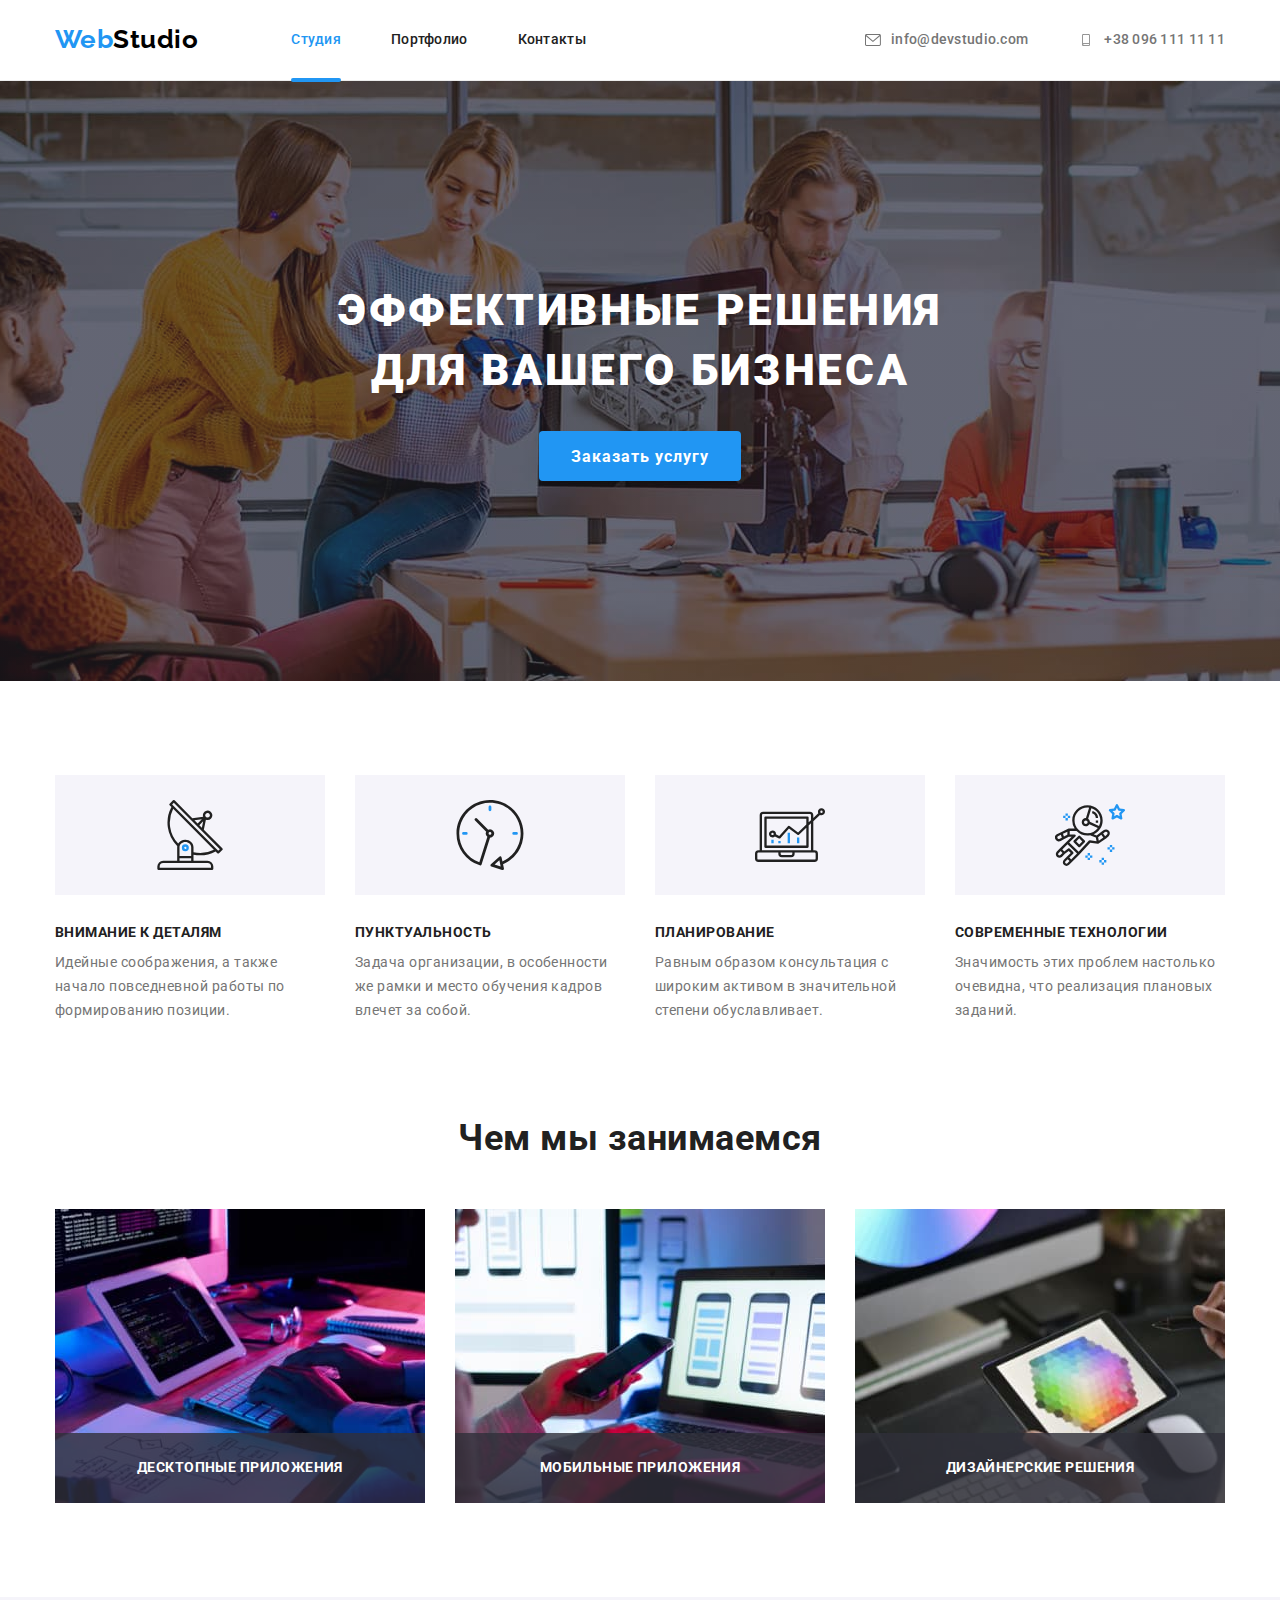
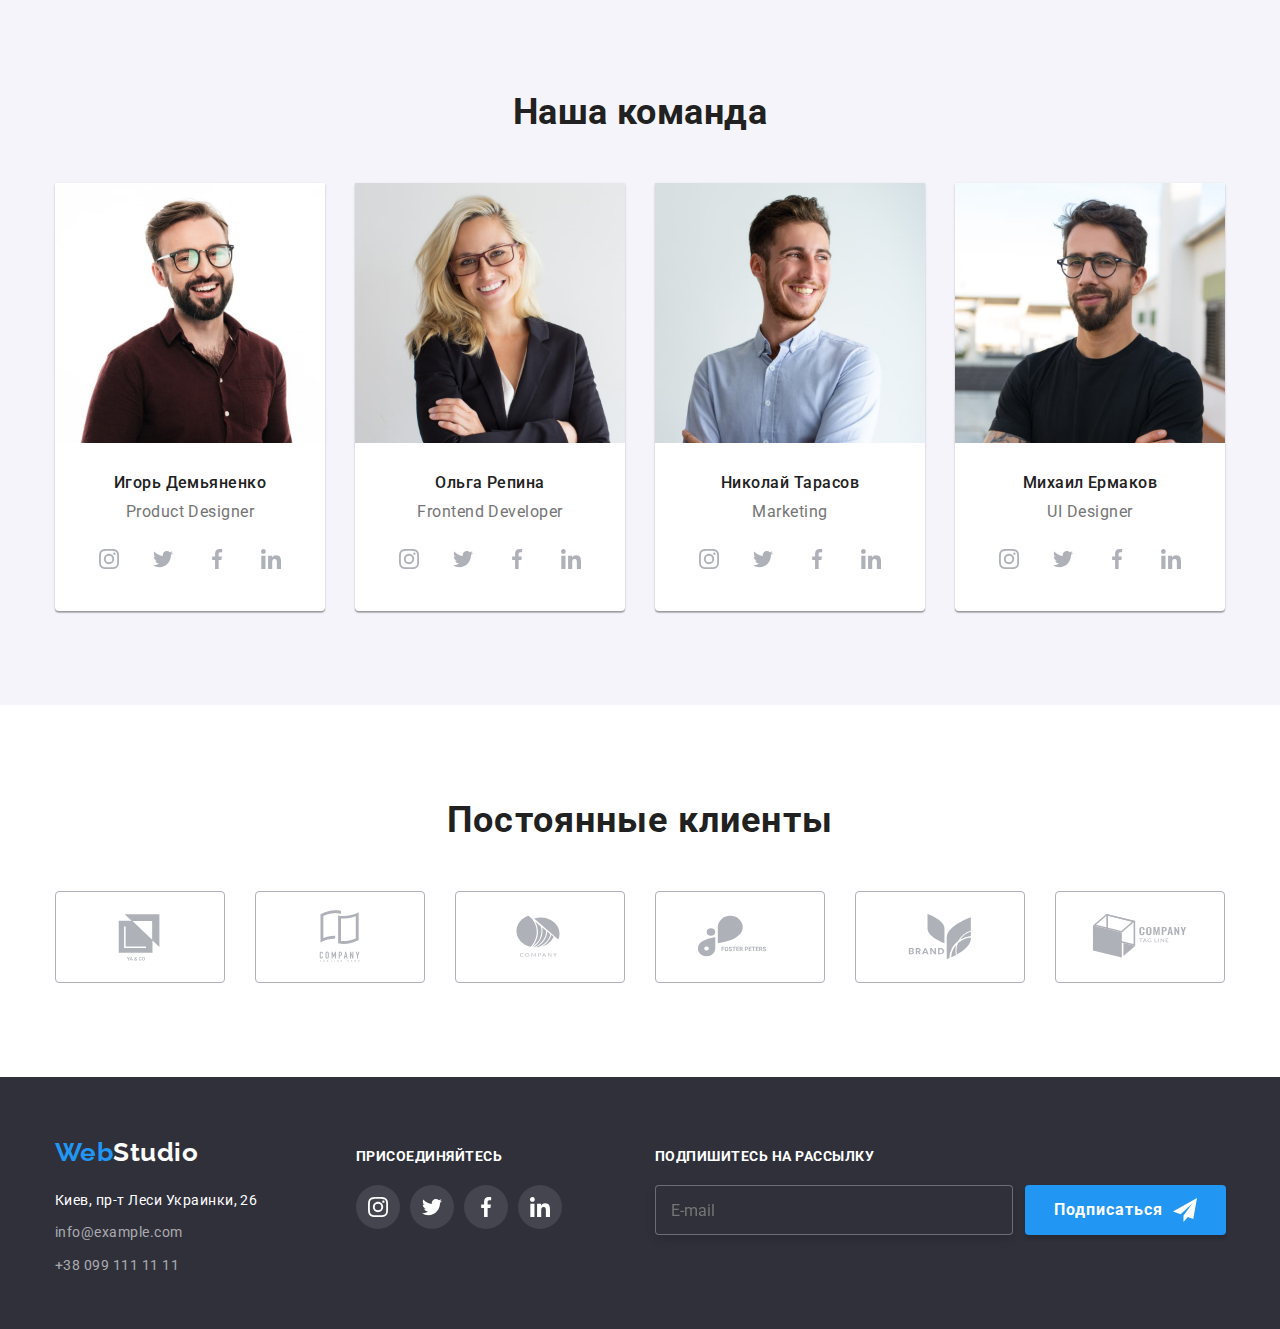
<file: index.html>
<!DOCTYPE html>
<html lang="en">
  <head>
    <meta charset="UTF-8" />
    <meta http-equiv="X-UA-Compatible" content="IE=edge" />
    <meta name="viewport" content="width=device-width, initial-scale=1.0" />
    <title>WebStudio</title>
    <link
      href="https://fonts.googleapis.com/css2?family=Raleway:wght@700&family=Roboto:wght@400;500;700;900&display=swap"
      rel="stylesheet"
    />
    <link
      rel="stylesheet"
      href="https://cdnjs.cloudflare.com/ajax/libs/modern-normalize/1.1.0/modern-normalize.min.css"
    />
    <link rel="stylesheet" href="./css/styles.css" />
    <link rel="stylesheet" href="./css/main.min.css" />
  </head>
  
  <!-- HEADER -->

  <body>
    <header class="header section">
      <div class="container">
        <a class="header-logo link" href="./index.html"
          ><span class="first-word">Web</span><span class="second-word">Studio</span></a
        >
        <nav class="header-nav">
          <ul class="header-list-nav list">
            <li class="header-item">
              <a class="header-link link active current" href="">Студия</a>
            </li>
            <li class="header-item">
              <a class="header-link link" href="./portfolio.html">Портфолио</a>
            </li>
            <li class="header-item"><a class="header-link link" href="">Контакты</a></li>
          </ul>
        </nav>
        <ul class="header-list-contact list">
          <li class="header-item">
            <a class="header-link link" href="mailto:info@devstudio.com">
              <svg class="contacts-icon" width="16" height="12">
                <use href="./images/sprite.svg#icon-envelope"></use>
              </svg>info@devstudio.com</a>
          </li>
          <li class="header-item">
            <a class="header-link link" href="tel:+380961111111">
              <svg class="contacts-icon" width="16" height="12">
                <use href="./images/sprite.svg#icon-smartphone"></use>
              </svg>+38 096 111 11 11</a>
          </li>
        </ul>
      </div>
    </header>

    
    <main>

      <!-- HERO -->

      <section class="hero section">
        <div class="container">
          <h1 class="hero-title">Эффективные решения для вашего бизнеса</h1>
          <button type="button" class="btn" data-modal-open>Заказать услугу</button>
        </div>
      </section>

      <!-- FEATURES -->

      <section class="features section">
        <div class="container">
          <h2 class="features-title visually-hidden">Наши преимущества</h2>
          <ul class="features-icon-list list">
            <li class="feature-icon-item">
              <svg class="feature-icon" width="70" height="70">
                <use class="icon" href="./images/sprite.svg#icon-antenna"></use>
              </svg>
            </li>
            <li class="feature-icon-item">
              <svg class="feature-icon" width="70" height="70">
                <use class="icon" href="./images/sprite.svg#icon-clock"></use>
              </svg>
            </li>
            <li class="feature-icon-item">
              <svg class="feature-icon" width="70" height="70">
                <use class="icon" href="./images/sprite.svg#icon-diagram"></use>
              </svg>
            </li>
            <li class="feature-icon-item">
              <svg class="feature-icon" width="70" height="70">
                <use class="icon" href="./images/sprite.svg#icon-astronaut"></use>
              </svg>
            </li>
          </ul>
          <ul class="features-list list">
            <li class="feature-item">
              <h3 class="feature-title">Внимание к деталям</h3>
              <p class="feature-text">
                Идейные соображения, а также начало повседневной работы по формированию позиции.
              </p>
            </li>
            <li class="feature-item">
              <h3 class="feature-title">Пунктуальность</h3>
              <p class="feature-text">
                Задача организации, в особенности же рамки и место обучения кадров влечет за собой.
              </p>
            </li>
            <li class="feature-item">
              <h3 class="feature-title">Планирование</h3>
              <p class="feature-text">
                Равным образом консультация с широким активом в значительной степени обуславливает.
              </p>
            </li>
            <li class="feature-item">
              <h3 class="feature-title">Современные технологии</h3>
              <p class="feature-text">
                Значимость этих проблем настолько очевидна, что реализация плановых заданий.
              </p>
            </li>
          </ul>
        </div>
      </section>


      <!-- DIRECTIONS -->

      <section class="directions section">
        <div class="container">
          <h2 class="directions-title">Чем мы занимаемся</h2>
          <ul class="directions-list list">
            <li class="direction-item">
              <img src="./images/box-a.jpg" width="370" height="294" alt="Jobs 1" />
              <p class="label">Десктопные приложения</p>
            </li>
            <li class="direction-item">
              <img src="./images/box-b.jpg" width="370" height="294" alt="Jobs 2" />
              <p class="label">Мобильные приложения</p>
            </li>
            <li class="direction-item">
              <img src="./images/box-c.jpg" width="370" height="294" alt="Jobs 3" />
              <p class="label">Дизайнерские решения</p>
            </li>
          </ul>
        </div>
      </section>
      
      <!-- OUR TEAM -->

      <section class="team section">
        <div class="container">
          <h2 class="team-title">Наша команда</h2>
          <ul class="team-cards-list list">
            <li class="team-card">
              <img
                src="./images/img-product-designer.jpg"
                width="270"
                height="260"
                alt="Игорь Демьяненко"/>
              <div class="team-description">
                <h3 class="team-name">Игорь Демьяненко</h3>
                <p class="team-position">Product Designer</p>
                <ul class="social-list list">
                  <li class="social-item">
                    <a
                      class="social-link link"
                      href=""
                      target="_blank"
                      rel="nofollow noopener noreferrer"
                      aria-label="Ссылка на Instagram">
                      <svg class="social-icon" width="20" height="20">
                        <use href="./images/sprite.svg#icon-instagram"></use>
                      </svg>
                    </a>
                  </li>
                  <li class="social-item">
                    <a
                      class="social-link link"
                      href=""
                      target="_blank"
                      rel="nofollow noopener noreferrer"
                      aria-label="Ссылка на twitter">
                      <svg class="social-icon" width="20" height="20">
                        <use href="./images/sprite.svg#icon-twitter"></use>
                      </svg>
                    </a>
                  </li>
                  <li class="social-item">
                    <a
                      class="social-link link"
                      href=""
                      target="_blank"
                      rel="nofollow noopener noreferrer"
                      aria-label="Ссылка на facebook">
                      <svg class="social-icon" width="20" height="20">
                        <use href="./images/sprite.svg#icon-facebook"></use>
                      </svg>
                    </a>
                  </li>
                  <li class="social-item">
                    <a
                      class="social-link link"
                      href=""
                      target="_blank"
                      rel="nofollow noopener noreferrer"
                      aria-label="Ссылка на linkedin">
                      <svg class="social-icon" width="20" height="20">
                        <use href="./images/sprite.svg#icon-linkedin"></use>
                      </svg>
                    </a>
                  </li>
                </ul>
              </div>
            </li>
            <li class="team-card">
              <img
                src="./images/img-frontend-developer.jpg"
                width="270"
                height="260"
                alt="Ольга Репина"
              />
              <div class="team-description">
                <h3 class="team-name">Ольга Репина</h3>
                <p class="team-position">Frontend Developer</p>
                <ul class="social-list list">
                  <li class="social-item">
                    <a
                      class="social-link link"
                      href=""
                      target="_blank"
                      rel="nofollow noopener noreferrer"
                      aria-label="Ссылка на Instagram">
                      <svg class="social-icon" width="20" height="20">
                        <use href="./images/sprite.svg#icon-instagram"></use>
                      </svg>
                    </a>
                  </li>
                  <li class="social-item">
                    <a
                      class="social-link link"
                      href=""
                      target="_blank"
                      rel="nofollow noopener noreferrer"
                      aria-label="Ссылка на twitter">
                      <svg class="social-icon" width="20" height="20">
                        <use href="./images/sprite.svg#icon-twitter"></use>
                      </svg>
                    </a>
                  </li>
                  <li class="social-item">
                    <a
                      class="social-link link"
                      href=""
                      target="_blank"
                      rel="nofollow noopener noreferrer"
                      aria-label="Ссылка на facebook">
                      <svg class="social-icon" width="20" height="20">
                        <use href="./images/sprite.svg#icon-facebook"></use>
                      </svg>
                    </a>
                  </li>
                  <li class="social-item">
                    <a
                      class="social-link link"
                      href=""
                      target="_blank"
                      rel="nofollow noopener noreferrer"
                      aria-label="Ссылка на linkedin">
                      <svg class="social-icon" width="20" height="20">
                        <use href="./images/sprite.svg#icon-linkedin"></use>
                      </svg>
                    </a>
                  </li>
                </ul>
              </div>
            </li>
            <li class="team-card">
              <img
                src="./images/img-marketing.jpg"
                width="270"
                height="260"
                alt="Николай Тарасов"
              />
              <div class="team-description">
                <h3 class="team-name">Николай Тарасов</h3>
                <p class="team-position">Marketing</p>
                <ul class="social-list list">
                  <li class="social-item">
                    <a
                      class="social-link link"
                      href=""
                      target="_blank"
                      rel="nofollow noopener noreferrer"
                      aria-label="Ссылка на Instagram">
                      <svg class="social-icon" width="20" height="20">
                        <use href="./images/sprite.svg#icon-instagram"></use>
                      </svg>
                    </a>
                  </li>
                  <li class="social-item">
                    <a
                      class="social-link link"
                      href=""
                      target="_blank"
                      rel="nofollow noopener noreferrer"
                      aria-label="Ссылка на twitter">
                      <svg class="social-icon" width="20" height="20">
                        <use href="./images/sprite.svg#icon-twitter"></use>
                      </svg>
                    </a>
                  </li>
                  <li class="social-item">
                    <a
                      class="social-link link"
                      href=""
                      target="_blank"
                      rel="nofollow noopener noreferrer"
                      aria-label="Ссылка на facebook">
                      <svg class="social-icon" width="20" height="20">
                        <use href="./images/sprite.svg#icon-facebook"></use>
                      </svg>
                    </a>
                  </li>
                  <li class="social-item">
                    <a
                      class="social-link link"
                      href=""
                      target="_blank"
                      rel="nofollow noopener noreferrer"
                      aria-label="Ссылка на linkedin">
                      <svg class="social-icon" width="20" height="20">
                        <use href="./images/sprite.svg#icon-linkedin"></use>
                      </svg>
                    </a>
                  </li>
                </ul>
              </div>
            </li>
            <li class="team-card">
              <img
                src="./images/img-ui-designer.jpg"
                width="270"
                height="260"
                alt="Михаил Ермаков"
              />
              <div class="team-description">
                <h3 class="team-name">Михаил Ермаков</h3>
                <p class="team-position">UI Designer</p>
                <ul class="social-list list">
                  <li class="social-item">
                    <a
                      class="social-link link"
                      href=""
                      target="_blank"
                      rel="nofollow noopener noreferrer"
                      aria-label="Ссылка на Instagram">
                      <svg class="social-icon" width="20" height="20">
                        <use href="./images/sprite.svg#icon-instagram"></use>
                      </svg>
                    </a>
                  </li>
                  <li class="social-item">
                    <a
                      class="social-link link"
                      href=""
                      target="_blank"
                      rel="nofollow noopener noreferrer"
                      aria-label="Ссылка на twitter">
                      <svg class="social-icon" width="20" height="20">
                        <use href="./images/sprite.svg#icon-twitter"></use>
                      </svg>
                    </a>
                  </li>
                  <li class="social-item">
                    <a
                      class="social-link link"
                      href=""
                      target="_blank"
                      rel="nofollow noopener noreferrer"
                      aria-label="Ссылка на facebook">
                      <svg class="social-icon" width="20" height="20">
                        <use href="./images/sprite.svg#icon-facebook"></use>
                      </svg>
                    </a>
                  </li>
                  <li class="social-item">
                    <a
                      class="social-link link"
                      href=""
                      target="_blank"
                      rel="nofollow noopener noreferrer"
                      aria-label="Ссылка на linkedin">
                      <svg class="social-icon" width="20" height="20">
                        <use href="./images/sprite.svg#icon-linkedin"></use>
                      </svg>
                    </a>
                  </li>
                </ul>
              </div>
            </li>
          </ul>
        </div>
      </section>

      <!-- CUSTOMERS -->

      <section class="clients section">
        <div class="container">
          <h2 class="clients-title">Постоянные клиенты</h2>
          <ul class="clients-list list">
            <li class="client-item">
              <a href="" class="client-link link">
                <svg class="client-ikon" width="106" height="60">
                  <use href="./images/sprite.svg#icon-logo1"></use>
                </svg>
              </a>
            </li>
            <li class="client-item">
              <a href="" class="client-link">
                <svg class="client-ikon" width="106" height="60">
                  <use href="./images/sprite.svg#icon-logo2"></use>
                </svg>
              </a>
            </li>
            <li class="client-item">
              <a href="" class="client-link">
                <svg class="client-ikon" width="106" height="60">
                  <use href="./images/sprite.svg#icon-logo3"></use>
                </svg>
              </a>
            </li>
            <li class="client-item">
              <a href="" class="client-link">
                <svg class="client-ikon" width="106" height="60">
                  <use href="./images/sprite.svg#icon-logo4"></use>
                </svg>
              </a>
            </li>
            <li class="client-item">
              <a href="" class="client-link">
                <svg class="client-ikon" width="106" height="60">
                  <use href="./images/sprite.svg#icon-logo5"></use>
                </svg>
              </a>
            </li>
            <li class="client-item">
              <a href="" class="client-link">
                <svg class="client-ikon" width="106" height="60">
                  <use href="./images/sprite.svg#icon-logo6"></use>
                </svg>
              </a>
            </li>
          </ul>
        </div>
      </section>
    </main>

    <!-- FOOTER -->

    <footer class="footer section">
      <div class="container">
        <div class="logo-and-adress">
          <a class="logo link" href="./index.html"
            ><span class="first-word">Web</span><span class="third-word">Studio</span></a
          >
          <address class="address">
            <ul class="footer-address-list list">
              <li class="footer-address-item">
                <p class="footer-address-post">Киев, пр-т Леси Украинки, 26</p>
              </li>
              <li class="footer-address-item">
                <a class="footer-address-link link" href="mailto:info@example.com">info@example.com</a>
              </li>
              <li class="footer-address-item">
                <a class="footer-address-link link" href="tel:+380991111111">+38 099 111 11 11</a>
              </li>
            </ul>
          </address>
        </div>
        <div class="join">
          <p class="join-text">Присоединяйтесь</p>
          <ul class="social-list list">
            <li class="social-item">
              <a
                class="social-link link"
                href=""
                target="_blank"
                rel="nofollow noopener noreferrer"
                aria-label="Ссылка на instagram">
                <svg class="social-icon" width="20" height="20">
                  <use href="./images/sprite.svg#icon-instagram"></use>
                </svg>
              </a>
            </li>
            <li class="social-item">
              <a
                class="social-link link"
                href=""
                target="_blank"
                rel="nofollow noopener noreferrer"
                aria-label="Ссылка на twitter">
                <svg class="footer-social-icon" width="20" height="20">
                  <use href="./images/sprite.svg#icon-twitter"></use>
                </svg>
              </a>
            </li>
            <li class="social-item">
              <a class="social-link link"
                href=""
                target="_blank"
                rel="nofollow noopener noreferrer"
                aria-label="Ссылка на facebook">
                <svg class="footer-social-icon" width="20" height="20">
                  <use href="./images/sprite.svg#icon-facebook"></use>
                </svg>
              </a>
            </li>
            <li class="social-item">
              <a class="social-link link"
                href=""
                target="_blank"
                rel="nofollow noopener noreferrer"
                aria-label="Ссылка на linkedin">
                <svg class="footer-social-icon" width="20" height="20">
                  <use href="./images/sprite.svg#icon-linkedin"></use>
                </svg>
              </a>
            </li>
          </ul>
        </div>
        <div class="subscribe">
          <form action="#" class="subscribe-form">
            <div class="subscribe-field">
              <label for="user-email" class="subscribe-label">Подпишитесь на рассылку</label>
              <input
                type="email"
                class="subscribe-input"
                placeholder="E-mail"
                name="user-email"
                id="user-email"/>
            </div>
            <button type="submit" class="subscribe-send-btn btn">Подписаться</button>
          </form>
        </div>
      </div>
    </footer>


    <!-- MODAL -->

    <div class="backdrop is-hidden" data-modal>
      <div class="modal">
        <button type="button" class="modal-close-btn btn" data-modal-close>
          <svg class="modal-icon" width="18" height="18">
            <use href="./images/sprite.svg#icon-close"></use>
          </svg>
        </button>
        <p class="modal-title">Оставьте свои данные, мы вам перезвоним</p>
        <form action="*" class="modal-form">
          <div class="modal-field">
            <label for="user-name" class="modal-label">Имя</label>
            <div class="input-wrap">
              <input
                type="text"
                class="modal-input"
                name="user-name"
                required
                id="user-name"
                placeholder=" "
                minlength="2"/>
              <svg class="modal-icon-input" width="18" height="18">
                <use href="./images/sprite.svg#icon-person"></use>
              </svg>
            </div>
          </div>
          <div class="modal-field">
            <label for="user-tel" class="modal-label">Телефон</label>
            <div class="input-wrap">
              <input
                type="text"
                class="modal-input"
                name="user-tel"
                required
                id="user-tel"
                placeholder=" "/>
              <svg class="modal-icon-input" width="18" height="18">
                <use href="./images/sprite.svg#icon-phone"></use>
              </svg>
            </div>
          </div>
          <div class="modal-field">
            <label for="user-email2" class="modal-label">Почта</label>
            <div class="input-wrap">
              <input
                type="text"
                class="modal-input"
                name="user-email2"
                required
                id="user-email2"
                placeholder=" "/>
              <svg class="modal-icon-input" width="18" height="18">
                <use href="./images/sprite.svg#icon-email-black"></use>
              </svg>
            </div>
          </div>
          <div class="modal-field">
            <label class="modal-label">Комментарий<textarea name="user-text" class="modal-text" placeholder="Введите текст"></textarea>
            </label>
          </div>
          <div class="modal-field">
            <input
              type="checkbox"
              id="agreement"
              name="agreement"
              class="modal-check visually-hidden"/>
            <label for="agreement" class="check-text">
              <span>
                <svg class="check-icon" width="16" height="15">
                  <use href="images/sprite.svg#icon-vector"></use>
                </svg>
              </span>Соглашаюсь с рассылкой и принимаю
              <a href="" class="check-link">Условия договора</a></label>
          </div>
          <button type="submit" class="modal-send-btn btn">Отправить</button>
        </form>
      </div>
    </div>
    <script src="./js/modal.js"></script>
  </body>
</html>
</file>
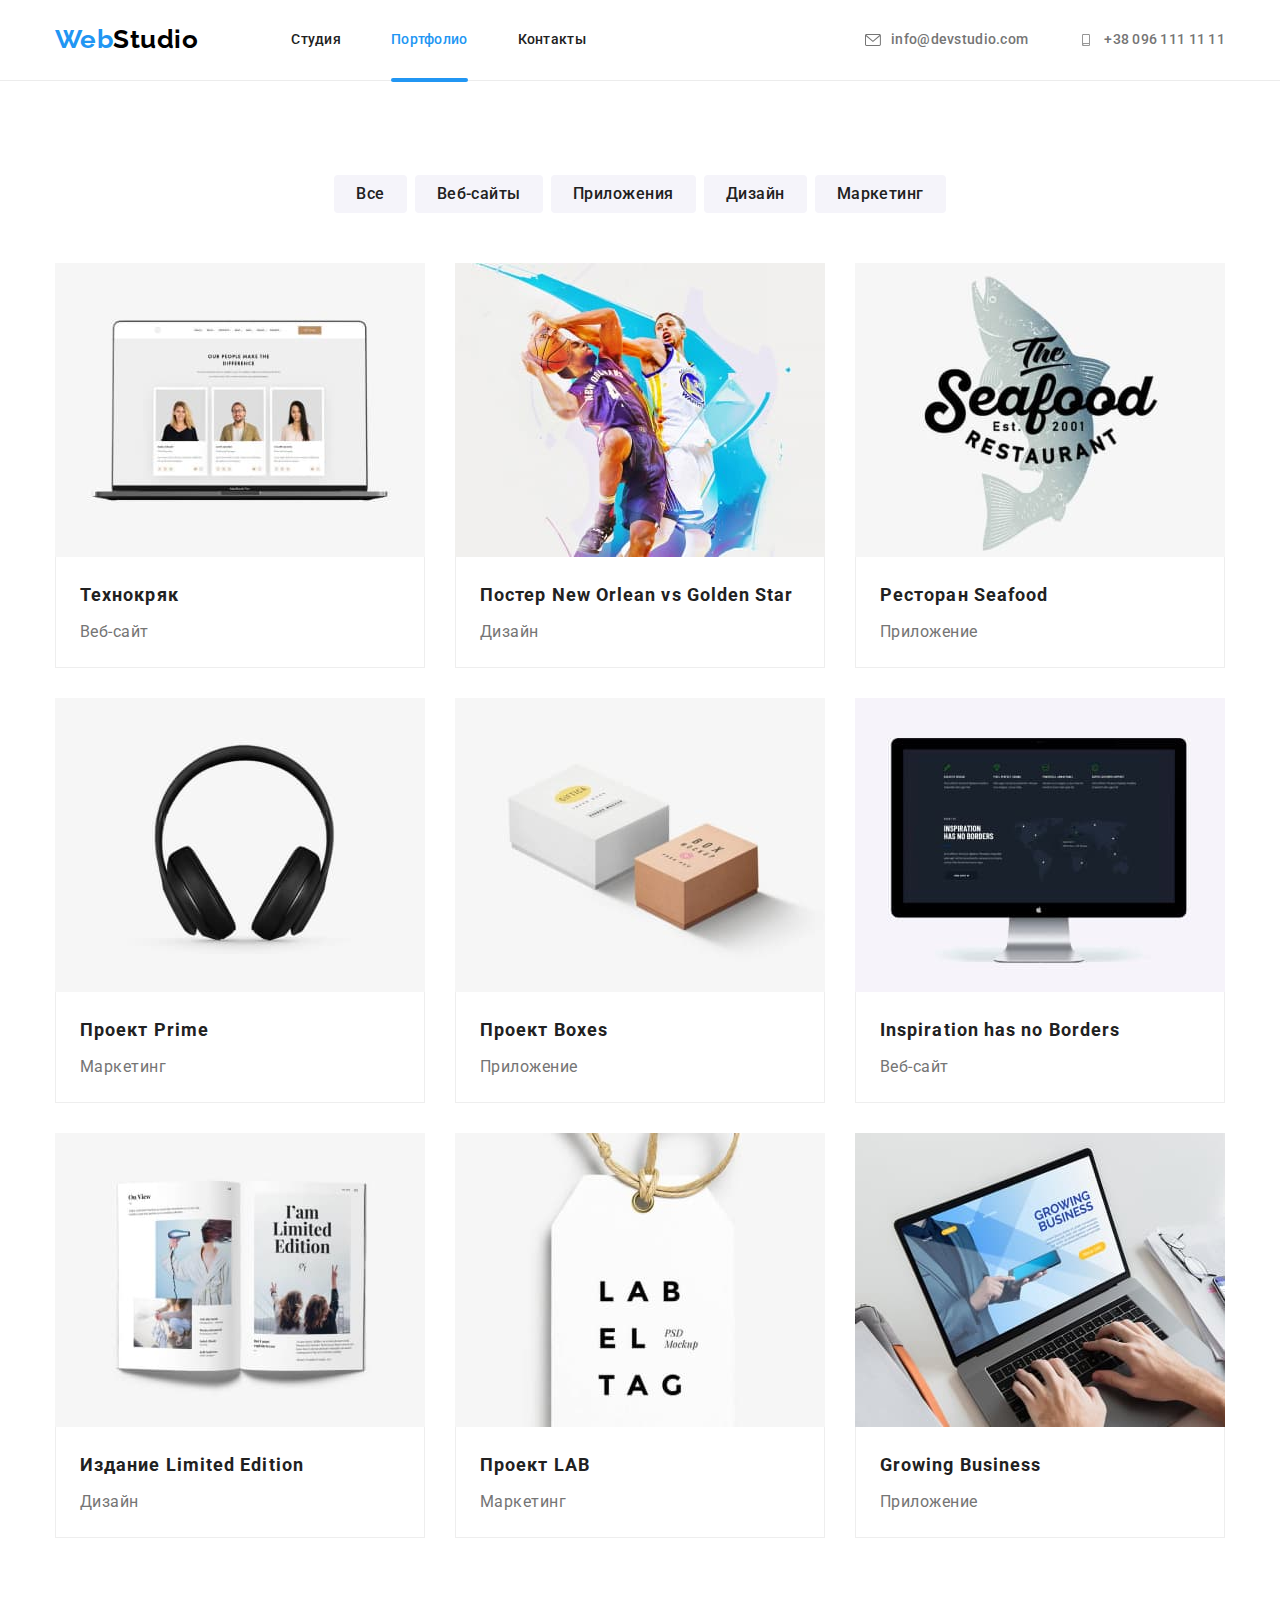
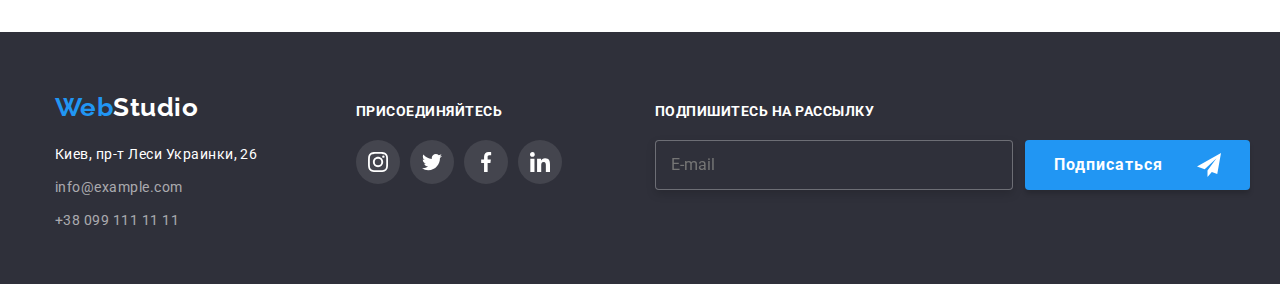
<file: portfolio.html>
<!DOCTYPE html>
  <html lang="en">
    <head>
      <meta charset="UTF-8" />
      <meta http-equiv="X-UA-Compatible" content="IE=edge" />
      <meta name="viewport" content="width=device-width, initial-scale=1.0" />
      <title>WebStudio</title>
      <link
        href="https://fonts.googleapis.com/css2?family=Raleway:wght@700&family=Roboto:wght@400;500;700;900&display=swap"
        rel="stylesheet"/>
      <link
        rel="stylesheet"
        href="https://cdnjs.cloudflare.com/ajax/libs/modern-normalize/1.1.0/modern-normalize.min.css"/>
      <link rel="stylesheet" href="./css/styles.css" />
      <link rel="stylesheet" href="./css/main.min.css" />
    </head>

  <body>

    <!-- HEADER -->

    <header class="header section">
      <div class="container">
        <a class="header-logo link" href="./index.html"
          ><span class="first-word">Web</span><span class="second-word">Studio</span></a>
        <nav class="header-nav">
          <ul class="header-list-nav list">
            <li class="header-item">
              <a class="header-link link" href="./index.html">Студия</a>
            </li>
            <li class="header-item">
              <a class="header-link link active current" href="">Портфолио</a>
            </li>
            <li class="header-item"><a class="header-link link" href="">Контакты</a></li>
          </ul>
        </nav>
        <ul class="header-list-contact list">
          <li class="header-item">
            <a class="header-link link" href="mailto:info@devstudio.com">
              <svg class="contacts-icon" width="16" height="12">
                <use href="./images/sprite.svg#icon-envelope"></use>
              </svg>
              info@devstudio.com</a>
          </li>
          <li class="header-item">
            <a class="header-link link" href="tel:+380961111111">
              <svg class="contacts-icon" width="16" height="12">
                <use href="./images/sprite.svg#icon-smartphone"></use>
              </svg>
              +38 096 111 11 11</a>
          </li>
        </ul>
      </div>
    </header>
    <main>


      <!-- PORTFOLIO -->

      <section class="portfolio section">
        <div class="container">
          <h1 class="visually-hidden">Portfolio</h1>
          <!-- filters with buttons -->
          <ul class="filters-list list">
            <li class="filter-item">
              <button class="filter-button btn" type="button">Все</button>
            </li>
            <li class="filter-item">
              <button class="filter-button btn" type="button">Веб-сайты</button>
            </li>
            <li class="filter-item">
              <button class="filter-button btn" type="button">Приложения</button>
            </li>
            <li class="filter-item">
              <button class="filter-button btn" type="button">Дизайн</button>
            </li>
            <li class="filter-item">
              <button class="filter-button btn" type="button">Маркетинг</button>
            </li>
          </ul>

         <!-- OUR PROJECTS -->

          <ul class="projects-list list">
            <li class="project-item">
              <a href="" class="project-link link">
                <div class="project-wrap">
                  <img src="./images/img-texnokryak.jpg"
                    width="370"
                    height="294"
                    alt="Экран ноутбука с изображением сайта"/>
                  <p class="projects-top-text">
                    Технокряк это современная площадка распространения коронавируса. Компании
                    используют эту платформу для цифрового шпионажа и атак на защищённые сервера
                    конкурентов.
                  </p>
                </div>
                <div class="project-description">
                  <h2 class="project-name">Технокряк</h2>
                  <p class="project-type">Веб-сайт</p>
                </div>
              </a>
            </li>
            <li class="project-item">
              <a href="" class="project-link link">
                <div class="project-wrap">
                  <img src="./images/img-new-orlean.jpg"
                    width="370"
                    height="294"
                    alt="Два игрока в баскетбол"/>
                  <p class="projects-top-text">
                    Технокряк это современная площадка распространения коронавируса. Компании
                    используют эту платформу для цифрового шпионажа и атак на защищённые сервера
                    конкурентов.
                  </p>
                </div>
                <div class="project-description">
                  <h2 class="project-name">Постер New Orlean vs Golden Star</h2>
                  <p class="project-type">Дизайн</p>
                </div>
              </a>
            </li>
            <li class="project-item">
              <a href="" class="project-link link">
                <div class="project-wrap">
                  <img src="./images/img-seafood.jpg"
                    width="370"
                    height="294"
                    alt="Реклама ресторана Seafood"/>
                  <p class="projects-top-text">
                    Технокряк это современная площадка распространения коронавируса. Компании
                    используют эту платформу для цифрового шпионажа и атак на защищённые сервера
                    конкурентов.
                  </p>
                </div>
                <div class="project-description">
                  <h2 class="project-name">Ресторан Seafood</h2>
                  <p class="project-type">Приложение</p>
                </div>
              </a>
            </li>
            <li class="project-item">
              <a href="" class="project-link link">
                <div class="project-wrap">
                  <img src="./images/img-prime.jpg"
                    width="370"
                    height="294"
                    alt="Черные наушники"/>
                  <p class="projects-top-text">
                    Технокряк это современная площадка распространения коронавируса. Компании
                    используют эту платформу для цифрового шпионажа и атак на защищённые сервера
                    конкурентов.
                  </p>
                </div>
                <div class="project-description">
                  <h2 class="project-name">Проект Prime</h2>
                  <p class="project-type">Маркетинг</p>
                </div>
              </a>
            </li>
            <li class="project-item">
              <a href="" class="project-link link">
                <div class="project-wrap">
                  <img src="./images/img-boxes.jpg"
                    width="370"
                    height="294"
                    alt="Две картонные коробки"/>
                  <p class="projects-top-text">
                    Технокряк это современная площадка распространения коронавируса. Компании
                    используют эту платформу для цифрового шпионажа и атак на защищённые сервера
                    конкурентов.
                  </p>
                </div>
                <div class="project-description">
                  <h2 class="project-name">Проект Boxes</h2>
                  <p class="project-type">Приложение</p>
                </div>
              </a>
            </li>
            <li class="project-item">
              <a href="" class="project-link link">
                <div class="project-wrap">
                  <img src="./images/img-inspiration.jpg"
                    width="370"
                    height="294"
                    alt="Монитор компьютера"/>
                  <p class="projects-top-text">
                    Технокряк это современная площадка распространения коронавируса. Компании
                    используют эту платформу для цифрового шпионажа и атак на защищённые сервера
                    конкурентов.
                  </p>
                </div>
                <div class="project-description">
                  <h2 class="project-name">Inspiration has no Borders</h2>
                  <p class="project-type">Веб-сайт</p>
                </div>
              </a>
            </li>
            <li class="project-item">
              <a href="" class="project-link link">
                <div class="project-wrap">
                  <img src="./images/img-limited-edition.jpg"
                    width="370"
                    height="294"
                    alt="Разворот журнала"/>
                  <p class="projects-top-text">
                    Технокряк это современная площадка распространения коронавируса. Компании
                    используют эту платформу для цифрового шпионажа и атак на защищённые сервера
                    конкурентов.
                  </p>
                </div>
                <div class="project-description">
                  <h2 class="project-name">Издание Limited Edition</h2>
                  <p class="project-type">Дизайн</p>
                </div>
              </a>
            </li>
            <li class="project-item">
              <a href="" class="project-link link">
                <div class="project-wrap">
                  <img src="./images/img-lab.jpg"
                    width="370"
                    height="294"
                    alt="Этикетка с надписью LAB EL TAG"/>
                  <p class="projects-top-text">
                    Технокряк это современная площадка распространения коронавируса. Компании
                    используют эту платформу для цифрового шпионажа и атак на защищённые сервера
                    конкурентов.
                  </p>
                </div>
                <div class="project-description">
                  <h2 class="project-name">Проект LAB</h2>
                  <p class="project-type">Маркетинг</p>
                </div>
              </a>
            </li>
            <li class="project-item">
              <a href="" class="project-link link">
                <div class="project-wrap">
                  <img src="./images/img-growing-business.jpg"
                    width="370"
                    height="294"
                    alt="Экран ноутбука"/>
                  <p class="projects-top-text">
                    Технокряк это современная площадка распространения коронавируса. Компании
                    используют эту платформу для цифрового шпионажа и атак на защищённые сервера
                    конкурентов.
                  </p>
                </div>
                <div class="project-description">
                  <h2 class="project-name">Growing Business</h2>
                  <p class="project-type">Приложение</p>
                </div>
              </a>
            </li>
          </ul>
        </div>
      </section>
    </main>


    <!-- FOOTER -->

    <footer class="footer section">
      <div class="container">
        <div class="logo-and-adress">
          <a class="logo link" href="./index.html"
            ><span class="first-word">Web</span><span class="third-word">Studio</span></a>
          <address class="address">
            <ul class="footer-address-list list">
              <li class="footer-address-item">
                <p class="footer-address-post">Киев, пр-т Леси Украинки, 26</p>
              </li>
              <li class="footer-address-item">
                <a class="footer-address-link link" href="mailto:info@example.com">info@example.com</a>
              </li>
              <li class="footer-address-item">
                <a class="footer-address-link link" href="tel:+380991111111">+38 099 111 11 11</a>
              </li>
            </ul>
          </address>
        </div>
        <div class="join">
          <p class="join-text">Присоединяйтесь</p>
          <ul class="social-list list">
            <li class="social-item">
              <a class="social-link link"
                href=""
                target="_blank"
                rel="nofollow noopener noreferrer"
                aria-label="Ссылка на instagram">
                <svg class="social-icon" width="20" height="20">
                  <use href="./images/sprite.svg#icon-instagram"></use>
                </svg>
              </a>
            </li>
            <li class="social-item">
              <a class="social-link link"
                href=""
                target="_blank"
                rel="nofollow noopener noreferrer"
                aria-label="Ссылка на twitter">
                <svg class="footer-social-icon" width="20" height="20">
                  <use href="./images/sprite.svg#icon-twitter"></use>
                </svg>
              </a>
            </li>
            <li class="social-item">
              <a class="social-link link"
                href=""
                target="_blank"
                rel="nofollow noopener noreferrer"
                aria-label="Ссылка на facebook">
                <svg class="footer-social-icon" width="20" height="20">
                  <use href="./images/sprite.svg#icon-facebook"></use>
                </svg>
              </a>
            </li>
            <li class="social-item">
              <a class="social-link link"
                href=""
                target="_blank"
                rel="nofollow noopener noreferrer"
                aria-label="Ссылка на linkedin">
                <svg class="footer-social-icon" width="20" height="20">
                  <use href="./images/sprite.svg#icon-linkedin"></use>
                </svg>
              </a>
            </li>
          </ul>
        </div>
        <div class="subscribe">
          <form action="#" class="subscribe-form">
            <div class="subscribe-field">
              <label for="user-email" class="subscribe-label">Подпишитесь на рассылку</label>
              <input
                type="email"
                class="subscribe-input"
                placeholder="E-mail"
                name="user-email"
                id="user-email"/>
            </div>
            <button type="submit" class="subscribe-send-btn btn">
              <span>Подписаться</span>
              <svg class="icon-send" width="24" height="24">
                <use href="./images/sprite.svg#icon-send"></use>
              </svg>
            </button>
          </form>
        </div>
      </div>
    </footer>
  </body>
</html>
</file>
<file: css/styles.css>
/* ---------------BODY----------------- */
body {
  font-family: 'Roboto', 'Sans Serif';
  letter-spacing: 0.03em;
  color: var(--primary-text-color);
}

p,
h1,
h2,
h3,
h4,
h5,
h6 {
  margin: 0;
}

img,
svg {
  display: block;
}

.list {
  list-style: none;
  margin: 0;
  padding: 0;
}

.link {
  text-decoration: none;
}

.btn {
  cursor: pointer;
  border-radius: 4px;
}

.section {
  margin-left: auto;
  margin-right: auto;
}

/* HERO */
.hero {
  background-color: var(--futer-background-color);
  text-align: center;
  padding-top: 200px;
  padding-bottom: 200px;
  margin-bottom: 0;
  min-height: 600px;
  max-width: 1600px;
  background-image: linear-gradient(to right, rgba(47, 48, 58, 0.4), rgba(47, 48, 58, 0.4)),
    url(../images/img-hero.jpg);
  background-size: cover;
  background-position: center;
  background-repeat: no-repeat;
}

.hero-title {
  color: var(--additional-accent-color);
  font-weight: 900;
  font-size: 44px;
  line-height: 1.36;
  letter-spacing: 0.06em;
  text-transform: uppercase;
  width: 696px;
  margin-left: auto;
  margin-right: auto;
  margin-bottom: 30px;
}

.hero .btn {
  display: inline-block;
  min-width: 200px;
  height: 50px;
  font-weight: 700;
  font-size: 16px;
  line-height: 1.87;
  color: var(--additional-accent-color);
  letter-spacing: 0.06em;
  background-color: var(--accent-color);
  border: 1px solid transparent;
  box-shadow: 0px 4px 4px rgba(0, 0, 0, 0.15);
  padding: 10px 31px;
  margin-left: auto;
  margin-right: auto;
}

/* FEATURES */
.features {
  padding-top: 94px;
  padding-bottom: 47px;
}

.features-icon-list {
  width: 1170px;
  display: flex;
  justify-content: space-between;
  align-items: center;
}

.feature-icon-item {
  width: 270px;
  height: 120px;
  display: flex;
  justify-content: center;
  align-items: center;
  background-color: var(--additional-background-color);
}

.feature-icon-item:not(:last-child) {
  margin-right: 30px;
}

.feature-icon {
  width: 70px;
  height: 70px;
}

.feature-title {
  color: var(--primary-text-color);
  font-size: 14px;
  line-height: 1.14;
  text-transform: uppercase;
  margin-bottom: 10px;
}

.features-list {
  display: flex;
  justify-content: space-between;
  align-items: center;
  width: 1170px;
}

.feature-text {
  font-weight: 400;
  color: var(--additional-text-color);
  font-size: 14px;
  line-height: 1.71;
  width: 270px;
}

.feature-item:not(:last-child) {
  margin-right: 30px;
}

.feature-item {
  padding-top: 30px;
}

/* DIRECTIONS */
.directions {
  padding-top: 47px;
  padding-bottom: 94px;
}

.directions-title {
  color: var(--primary-text-color);
  font-size: 36px;
  line-height: 1.17;
  margin-top: 0;
  margin-bottom: 50px;
  text-align: center;
}

.directions-list {
  display: flex;
  justify-content: space-between;
  align-items: center;
  width: 1170px;
}

.direction-item:not(:last-child) {
  margin-right: 30px;
}

.direction-item {
  position: relative;
}

.label {
  position: absolute;
  height: 70px;
  width: 100%;
  bottom: 0;
  left: 0;
  background-color: rgba(47, 48, 58, 0.8);
  font-weight: bold;
  font-size: 14px;
  line-height: 1.14px;
  text-align: center;
  letter-spacing: 0.03em;
  text-transform: uppercase;
  display: flex;
  justify-content: center;
  align-items: center;
  color: var(--additional-accent-color);
}

/* OUR TEAM */
.team {
  background-color: var(--additional-background-color);
  padding-top: 94px;
  padding-bottom: 94px;
}

.team-title {
  color: var(--primary-text-color);
  font-size: 36px;
  line-height: 1.17;
  text-align: center;
  margin-bottom: 50px;
}

.team-cards-list {
  display: flex;
  justify-content: space-between;
  align-items: center;
  width: 1170px;
}

.team-card:not(:last-child) {
  margin-right: 30px;
}

.team-card {
  background-color: var(--additional-accent-color);
  box-shadow: 0px 1px 3px rgba(0, 0, 0, 0.12), 0px 1px 1px rgba(0, 0, 0, 0.14),
    0px 2px 1px rgba(0, 0, 0, 0.2);
  border-radius: 0px 0px 4px 4px;
  width: 270px;
}

.team-description {
  padding-top: 30px;
  padding-bottom: 30px;
  padding-right: 32px;
  padding-left: 32px;
}

.team-name {
  color: var(--primary-text-color);
  font-weight: 500;
  font-size: 16px;
  line-height: 1.19;
  text-align: center;
  margin-bottom: 10px;
}

.team-position {
  font-weight: 400;
  color: var(--additional-text-color);
  font-size: 16px;
  line-height: 1.19;
  text-align: center;
  display: block;
  margin-bottom: 16px;
}

.social-list {
  display: flex;
  justify-content: center;
  align-items: center;
  width: 206px;
}

.social-item:not(:last-child) {
  margin-right: 10px;
}

.social-link {
  display: flex;
  align-items: center;
  justify-content: center;
  width: 44px;
  height: 44px;
  border-radius: 50%;
  color: var(--icon-color);
  transition: background-color 250ms cubic-bezier(0.4, 0, 0.2, 1),
    color 250ms cubic-bezier(0.4, 0, 0.2, 1);
}

.social-link:hover,
.social-link:focus {
  background-color: var(--accent-color);
  color: var(--icon-color-hover);
}

.social-icon {
  fill: currentColor;
}

/* CUSTOMERS */
.clients {
  padding-top: 94px;
  padding-bottom: 94px;
}

.clients-title {
  font-weight: bold;
  font-size: 36px;
  line-height: 1.17;
  text-align: center;
  letter-spacing: 0.03em;
  color: var(--primary-text-color);
  margin-bottom: 50px;
}

.clients-list {
  display: flex;
  justify-content: space-between;
  align-items: center;
  width: 1170px;
}

.client-item:not(:last-child) {
  margin-right: 30px;
}

.client-link {
  display: flex;
  justify-content: center;
  align-items: center;
  width: 170px;
  height: 92px;
  border: 1px solid var(--icon-color);
  border-radius: 4px;
  color: var(--icon-color);
  transition: border-color 250ms cubic-bezier(0.4, 0, 0.2, 1),
    color 250ms cubic-bezier(0.4, 0, 0.2, 1);
}

.client-link:hover,
.client-link:focus {
  border-color: var(--additional-icon-color-hover);
  color: var(--accent-color);
}

.client-ikon {
  fill: currentColor;
}

/* FOOTER */
.footer {
  background-color: var(--futer-background-color);
  padding-top: 60px;
  padding-bottom: 60px;
  height: 252px;
}

footer .container {
  display: flex;
  justify-content: flex-start;
  align-items: flex-start;
  width: 1200px;
}

.logo-and-adress {
  margin-right: 70px;
  width: 231px;
  flex-shrink: 0;
}

.footer .logo {
  display: block;
  font-family: 'Raleway', 'Sans Serif';
  font-weight: 700;
  font-size: 26px;
  line-height: 1.2;
  margin-bottom: 20px;
}

.footer-address-item:not(:last-child) {
  margin-bottom: 9px;
}

.footer-address-post,
.footer-address-link {
  font-style: normal;
  font-weight: 400;
  font-size: 14px;
  line-height: 1.71;
}

.footer-address-post {
  color: var(--additional-accent-color);
}

.footer-address-link {
  color: var(--mailto-tel-text-color);
  transition: color 250ms cubic-bezier(0.4, 0, 0.2, 1);
}

.footer-address-link:hover,
.footer-address-link:focus {
  color: var(--accent-color);
}

.join {
  padding-top: 12px;
  padding-bottom: 40px;
  margin-right: 93px;
}

.join-text {
  font-weight: bold;
  font-size: 14px;
  line-height: 1.14;
  text-transform: uppercase;
  color: var(--additional-accent-color);
  margin-bottom: 20px;
}

.social-list {
  display: flex;
  justify-content: center;
  align-items: center;
  width: 206px;
}

.social-item:not(:last-child) {
  margin-right: 10px;
}

footer .social-link {
  display: flex;
  align-items: center;
  justify-content: center;
  width: 44px;
  height: 44px;
  border-radius: 50%;
  background-color: var(--additional-icon-color-footer);
  color: var(--icon-color-hover);
  transition: background-color 250ms cubic-bezier(0.4, 0, 0.2, 1);
}

.social-link:hover,
.social-link:focus {
  background-color: var(--accent-color);
}

.footer-social-icon {
  fill: currentColor;
}

.subscribe-form {
  display: flex;
  justify-content: space-between;
  align-items: flex-end;
}

.subscribe-field {
  width: 358px;
  padding-top: 12px;
  margin-right: 12px;
}

.subscribe-label {
  font-weight: 700;
  font-size: 14px;
  line-height: 1.14;
  display: block;
  margin-bottom: 20px;
  color: var(--additional-accent-color);
  text-transform: uppercase;
}

.subscribe-input {
  width: 100%;
  height: 50px;
  border: 1px solid rgba(255, 255, 255, 0.3);
  filter: drop-shadow(0px 4px 4px rgba(0, 0, 0, 0.15));
  border-radius: 4px;
  padding: 15px;
  outline: none;
  color: var(--additional-accent-color);
  background-color: var(--futer-background-color);
}

.subscribe-input:focus {
  border: 1px solid var(--accent-color);
  outline: none;
}

placeholder {
  font-size: 14px;
  line-height: 1.14;
  letter-spacing: 0.01em;
  color: rgba(117, 117, 117, 0.5);
}

.subscribe-send-btn {
  display: flex;
  justify-content: center;
  align-items: center;
  min-width: 200px;
  height: 50px;
  background-color: var(--accent-color);
  color: var(--additional-accent-color);
  border: 1px solid transparent;
  border-radius: 4px;
  box-shadow: 0px 4px 4px rgba(0, 0, 0, 0.15);
  padding: 10px 28px;
  font-weight: 700;
  font-size: 16px;
  line-height: 1.87;
  letter-spacing: 0.06em;
  margin-left: auto;
  margin-right: auto;
}

.subscribe-send-btn::after {
  content: '';
  width: 24px;
  height: 24px;
  margin-left: 10px;
  background-image: url(../images/svg-icon-send.svg);
  background-size: contain;
}

/* MODAL */
.backdrop {
  position: fixed;
  top: 0;
  left: 0;
  height: 100vh;
  width: 100vw;
  background: rgba(0, 0, 0, 0.2);
  transition-property: transform;
  transition-duration: 500ms;
  transition-timing-function: linear;
  transition-delay: 0;
}

.modal {
  position: absolute;
  width: 528px;
  min-height: 581px;
  top: 50%;
  left: 50%;
  transform: translate(-50%, -50%);
  background: var(--additional-accent-color);
  box-shadow: 0px 1px 3px rgba(0, 0, 0, 0.12), 0px 1px 1px rgba(0, 0, 0, 0.14),
    0px 2px 1px rgba(0, 0, 0, 0.2);
  border-radius: 4px;
  padding: 40px;
}

.modal-close-btn {
  position: absolute;
  right: 8px;
  top: 8px;
  width: 30px;
  height: 30px;
  background-color: var(--additional-accent-color);
  border: 1px solid rgba(0, 0, 0, 0.1);
  border-radius: 50%;
  color: var(--logo-text-color);
  display: flex;
  justify-content: center;
  align-items: center;
  transition: color 250ms cubic-bezier(0.4, 0, 0.2, 1);
}

.modal-close-btn:hover {
  color: var(--accent-color);
}

.modal-icon {
  fill: currentColor;
}

.backdrop.is-hidden {
  opacity: 0;
  pointer-events: none;
  visibility: hidden;
  transform: rotate(180deg);
}

.modal-title {
  font-weight: 700;
  font-size: 20px;
  line-height: 1.15;
  text-align: center;
  color: var(--primary-text-color);
  margin-bottom: 12px;
}

.modal-field {
  margin-bottom: 10px;
  display: block;
  margin-left: auto;
  margin-right: auto;
}

.modal-label {
  font-size: 12px;
  line-height: 1.17;
  letter-spacing: 0.01em;
  display: block;
  margin-bottom: 4px;
  color: var(--additional-text-color);
}

.input-wrap {
  position: relative;
}

.modal-input {
  width: 100%;
  height: 40px;
  border: 1px solid rgba(33, 33, 33, 0.2);
  border-radius: 4px;
  padding-left: 42px;
  outline: none;
}

.modal-input:focus,
.modal-text:focus {
  border: 1px solid var(--accent-color);
  outline: none;
}

.modal-icon-input {
  position: absolute;
  top: 50%;
  left: 12px;
  transform: translateY(-50%);
}

.modal-input:focus + .modal-icon-input {
  fill: var(--accent-color);
}

.modal-text {
  width: 100%;
  height: 120px;
  border: 1px solid rgba(33, 33, 33, 0.2);
  border-radius: 4px;
  outline: none;
  resize: none;
  display: block;
  padding: 12px 16px;
  margin-bottom: 20px;
}

placeholder {
  font-size: 14px;
  line-height: 1.14;
  letter-spacing: 0.01em;
  color: rgba(117, 117, 117, 0.5);
}

.check-text {
  font-size: 14px;
  line-height: 1.71;
  color: var(--additional-text-color);
  display: flex;
  align-items: center;
}

.check-link {
  color: var(--accent-color);
  margin-left: 4px;
}

.check-text span {
  width: 16px;
  height: 15px;
  border-radius: 2px;
  border: 1px solid var(--primary-text-color);
  display: flex;
  align-items: center;
  margin-right: 8px;
}

.modal-check:checked + .check-text span {
  background-color: var(--accent-color);
  border: none;
}

.modal-field:last-of-type {
  margin-bottom: 30px;
  padding-right: 10px;
  padding-left: 10px;
}

.modal-send-btn {
  display: block;
  min-width: 200px;
  height: 50px;
  font-weight: 700;
  font-size: 16px;
  line-height: 1.87;
  color: var(--additional-accent-color);
  letter-spacing: 0.06em;
  background-color: var(--accent-color);
  border: 1px solid transparent;
  border-radius: 4px;
  box-shadow: 0px 4px 4px rgba(0, 0, 0, 0.15);
  padding: 10px 55px;
  margin-left: auto;
  margin-right: auto;
}

/* PORTFOLIO */
.portfolio.section {
  padding-top: 94px;
  padding-bottom: 94px;
}

.filters-list {
  display: flex;
  justify-content: center;
  align-items: center;
  padding-bottom: 16px;
  margin-bottom: 34px;
}

.filter-item:not(:last-child) {
  margin-right: 8px;
}

.filter-button {
  display: block;
  font-weight: 500;
  font-size: 16px;
  line-height: 1.62;
  text-align: center;
  letter-spacing: 0.03em;
  color: var(--primary-text-color);
  background-color: var(--additional-background-color);
  padding-top: 6px;
  padding-bottom: 6px;
  padding-right: 22px;
  padding-left: 22px;
  border: none;
  transition: background-color 250ms cubic-bezier(0.4, 0, 0.02, 1),
    color 250ms cubic-bezier(0.4, 0, 0.02, 1), box-shadow 250ms cubic-bezier(0.4, 0, 0.02, 1);
}

.filter-button:hover,
.filter-button:focus {
  background-color: var(--accent-color);
  color: var(--additional-accent-color);
  box-shadow: 0px 3px 1px rgba(0, 0, 0, 0.1), 0px 1px 2px rgba(0, 0, 0, 0.08),
    0px 2px 2px rgba(0, 0, 0, 0.12);
}

.filter-button:not(:last-child) {
  margin-right: 8px;
}

/* OUR PROJECTS */
.projects-list {
  display: flex;
  flex-wrap: wrap;
  justify-content: space-between;
  margin: -15px;
}

.project-item {
  width: 370px;
  margin: 15px;
  transition: background-color 250ms cubic-bezier(0.4, 0, 0.02, 1);
  transition: border-bottom 250ms cubic-bezier(0.4, 0, 0.02, 1);
  transition: box-shadow 250ms cubic-bezier(0.4, 0, 0.02, 1);
}

.project-name {
  font-size: 18px;
  line-height: 2;
  letter-spacing: 0.06em;
  color: var(--primary-text-color);
  margin-bottom: 4px;
}

.project-type {
  font-weight: normal;
  font-size: 16px;
  line-height: 1.87;
  color: var(--additional-text-color);
}

.project-item:hover,
.project-item:focus {
  background-color: var(--additional-accent-color);
  border-bottom: 1px solid var(--border-portfolio);
  box-shadow: 0px 1px 1px rgba(0, 0, 0, 0.12), 0px 4px 4px rgba(0, 0, 0, 0.06),
    1px 4px 6px rgba(0, 0, 0, 0.16);
}

.project-description {
  padding: 20px 24px;
  border: 1px solid var(--border-portfolio);
  border-top: none;
}

.project-wrap {
  position: relative;
  overflow: hidden;
}

.projects-top-text {
  position: absolute;
  top: 0;
  left: 0;
  background-color: rgba(33, 150, 243, 0.9);
  padding: 63px 24px;
  font-weight: 400;
  font-size: 18px;
  line-height: 1.56;
  color: var(--additional-accent-color);
  height: 100%;
  transform: translateY(100%);
  transition: transform 250ms cubic-bezier(0.4, 0, 0.02, 1);
  overflow: auto;
}

.project-item:hover .projects-top-text,
.project-item:focus .projects-top-text {
  transform: translateY(0);
}
</file>
<file: css/main.min.css>
:root{--primary-text-color: #212121;--additional-text-color: #757575;--accent-color: #2196f3;--logo-text-color: #000000;--additional-accent-color: #ffffff;--mailto-tel-text-color: rgba(255, 255, 255, 0.6);--primary-background-color: #e5e5e5;--additional-background-color: #f5f4fa;--futer-background-color: #2f303a;--border-portfolio: #eeeeee;--border-line-heder: #ececec;--icon-color: #afb1b8;--icon-color-hover: #ffffff;--additional-icon-color-hover: #2196f3;--additional-icon-color-footer: #44454e}.visually-hidden{position:absolute;width:1px;height:1px;margin:-1px;padding:0;overflow:hidden;border:0;clip:rect(0 0 0 0)}.header{background-color:var(--additional-accent-color);padding-top:24px;padding-bottom:25px}.header.section{border-bottom:1px solid var(--border-line-heder)}.header>.container{display:flex;justify-content:flex-start;align-items:center}.header-logo{font-family:'Raleway', 'Sans Serif';font-weight:700;font-size:26px;line-height:1.2;display:block;margin-right:93px}.first-word{color:var(--accent-color)}.second-word{color:var(--logo-text-color)}.third-word{color:var(--additional-accent-color)}.header-list-nav{display:flex;justify-content:space-between;align-items:center}.header-item+.header-item{margin-left:50px}.header-link{position:relative;font-weight:500;font-size:14px;line-height:1.14;letter-spacing:0.02em;display:flex;justify-content:space-between;align-items:center;transition:color 250ms cubic-bezier(0.4, 0, 0.2, 1)}.header-nav .header-link{color:inherit}.header .header-link:hover,.header .header-link:focus{color:var(--accent-color)}.header .active{color:var(--accent-color)}.header-link.current::after{content:'';position:absolute;width:100%;height:4px;border-radius:2px;background-color:var(--accent-color);bottom:-34px;left:0}.header-list-contact{display:flex;justify-content:center;align-items:center;margin-left:auto}.header-list-contact .header-link{color:var(--additional-text-color)}.contacts-icon{margin-right:10px;fill:currentColor}.contacts-icon:hover,.contacts-icon:focus{fill:currentColor}.container{width:1200px;padding-left:15px;padding-right:15px;margin-left:auto;margin-right:auto}
/*# sourceMappingURL=main.min.css.map */
</file>
